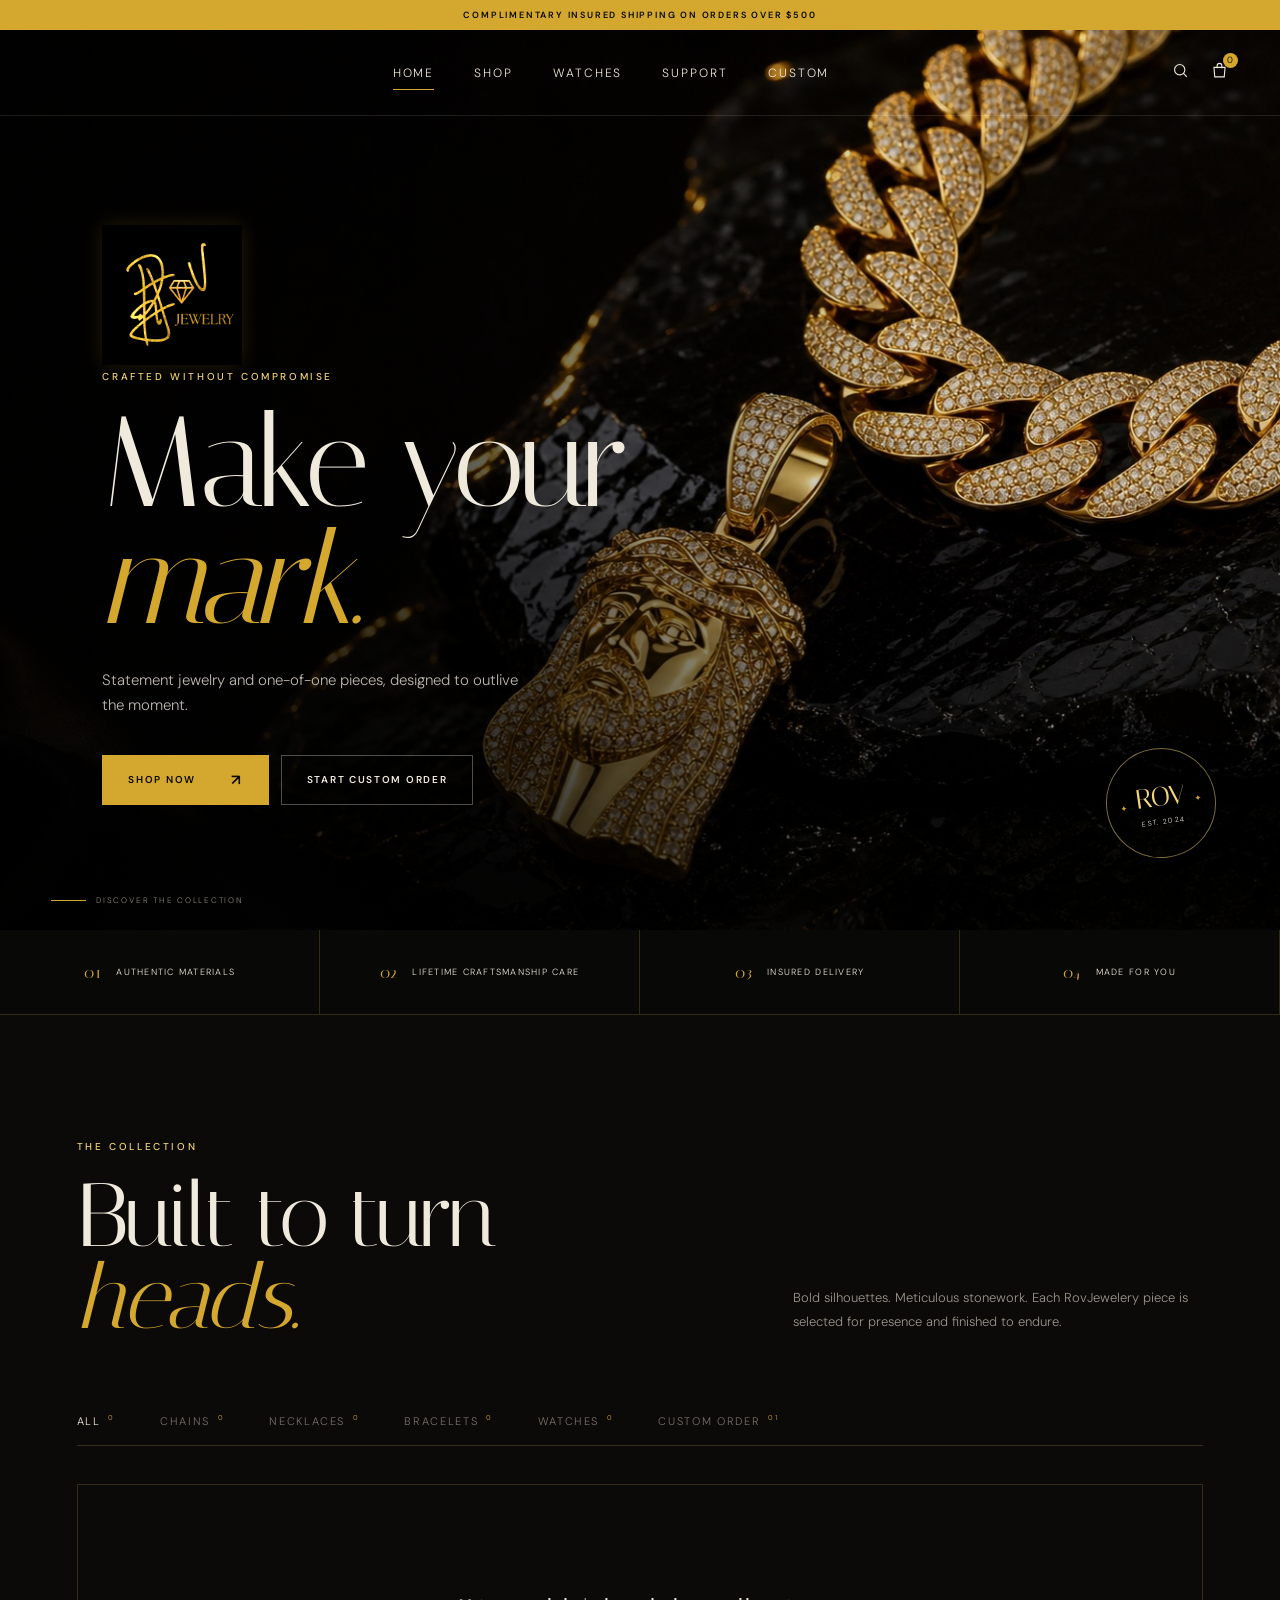
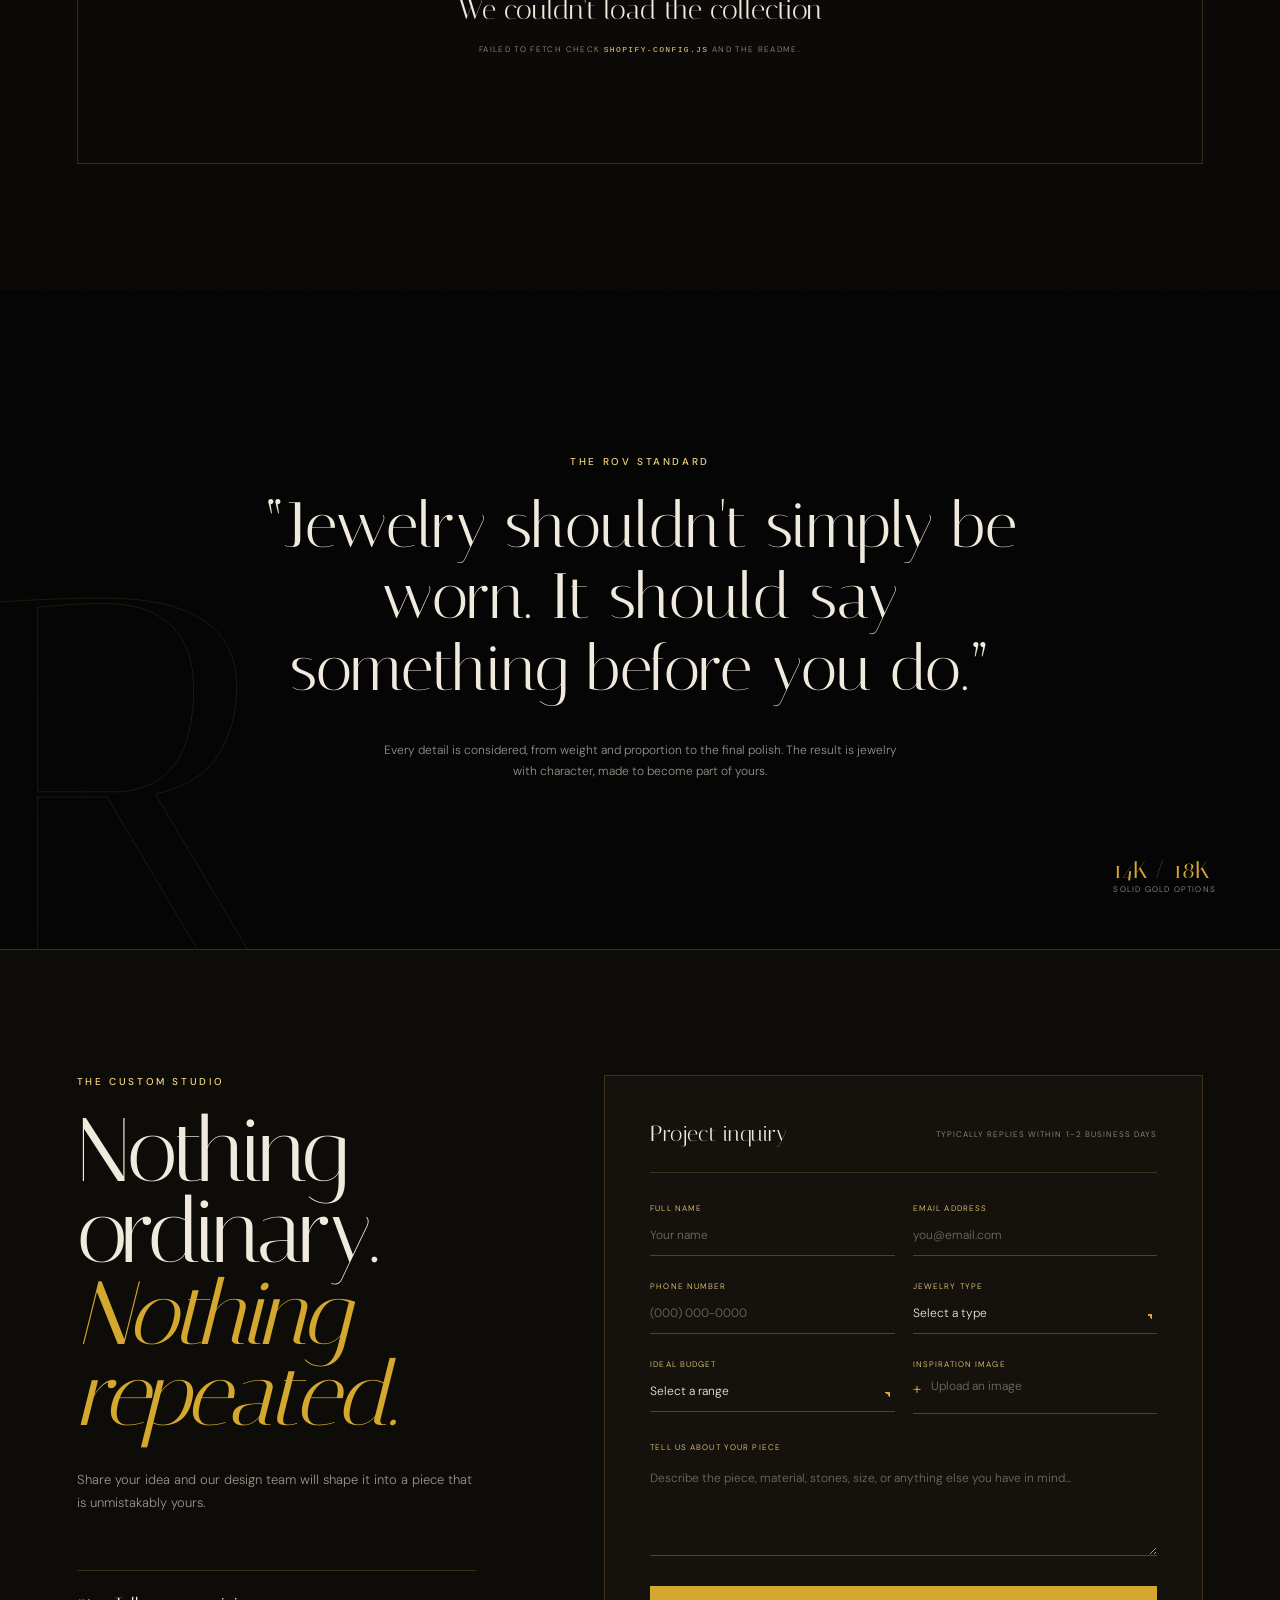
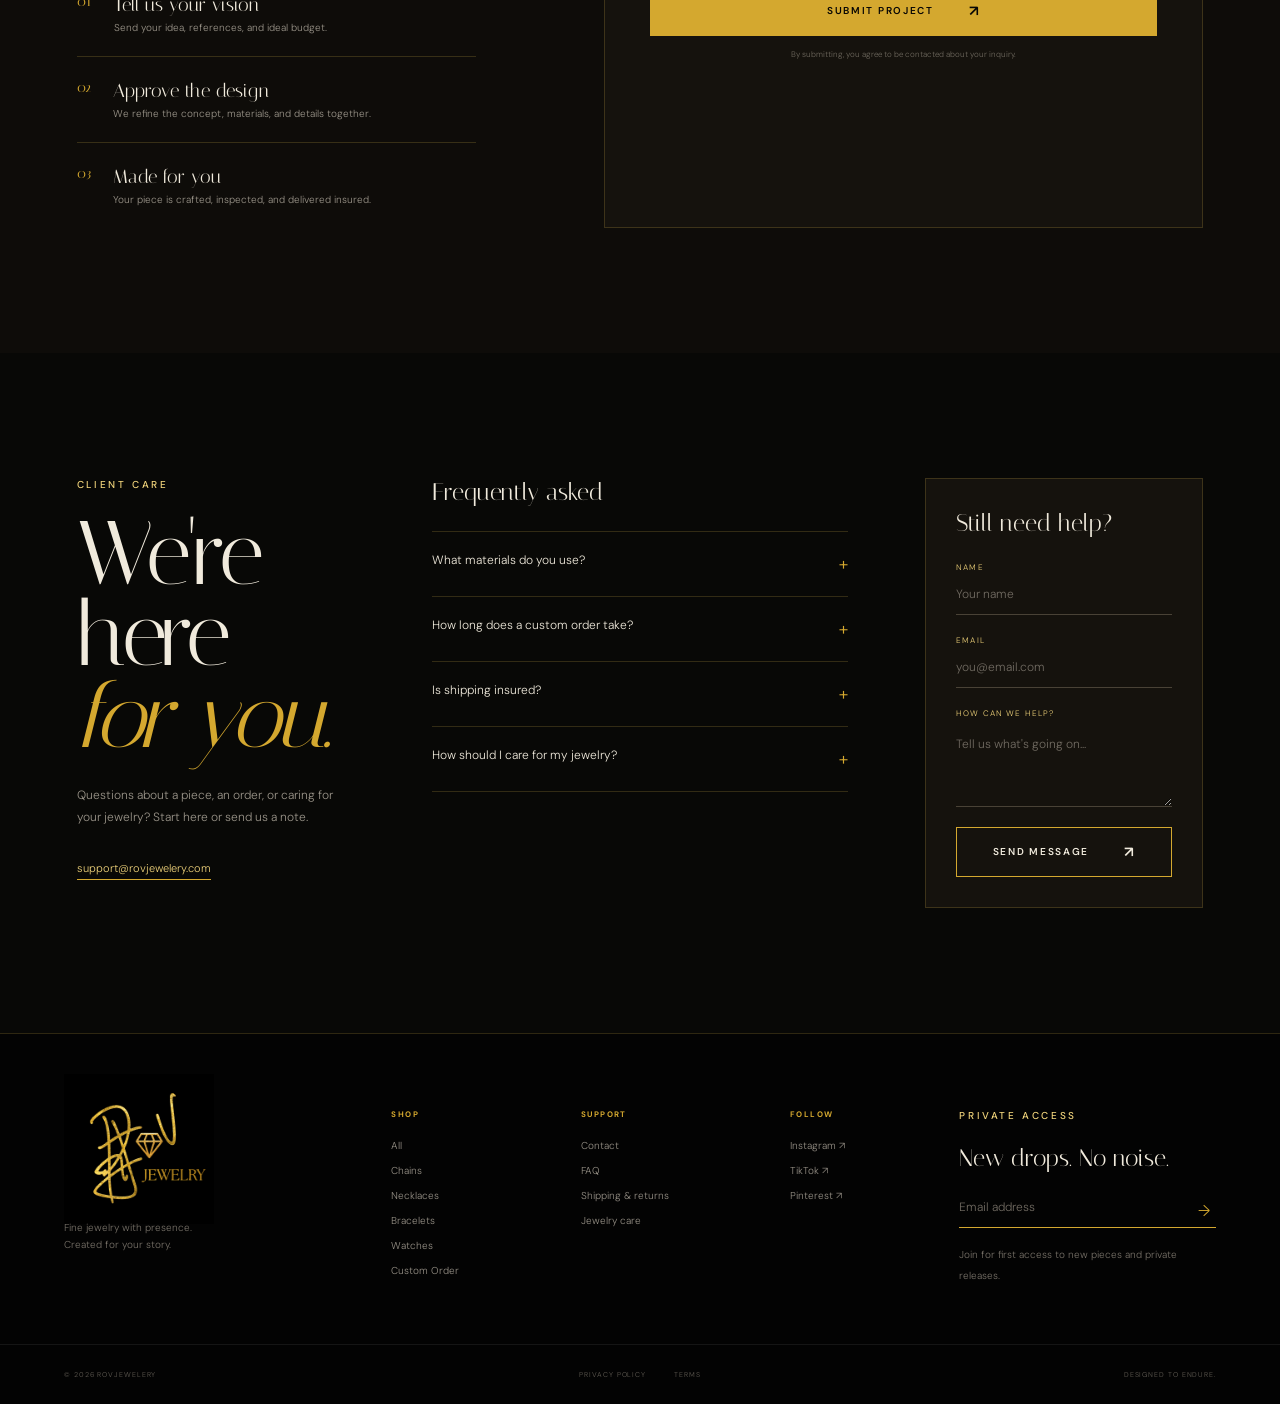
<file: rovjewelery-production 5/index.html>
<!doctype html>
<html lang="en">
<head>
  <meta charset="UTF-8">
  <meta name="viewport" content="width=device-width, initial-scale=1.0">
  <meta name="description" content="RovJewelery creates statement gold jewelry and one-of-one custom pieces.">
  <title>RovJewelery | Made to Be Remembered</title>
  <link rel="preload" as="image" href="./rovjewelery-hero-optimized.jpg" fetchpriority="high">
  <link rel="preconnect" href="https://fonts.googleapis.com">
  <link rel="preconnect" href="https://fonts.gstatic.com" crossorigin>
  <link href="https://fonts.googleapis.com/css2?family=DM+Sans:wght@300;400;500;600&family=Italiana&display=swap" rel="stylesheet">
  <link rel="stylesheet" href="styles.css">
  <script src="shopify-config.js"></script>
  <script src="script.js" defer></script>
</head>
<body>
  <div class="announcement">
    <p>Complimentary insured shipping on orders over $500</p>
  </div>

  <header class="site-header">
    <button class="menu-toggle" type="button" aria-label="Open navigation" aria-expanded="false">
      <span></span><span></span>
    </button>
    <nav class="main-nav" aria-label="Main navigation">
      <a class="active" href="#home">Home</a>
      <a href="#shop">Shop</a>
      <a href="#shop" data-collection-link="watches">Watches</a>
      <a href="#support">Support</a>
      <a href="#custom">Custom</a>
    </nav>
    <div class="header-actions">
      <a href="#shop" aria-label="Search products">
        <svg viewBox="0 0 24 24" aria-hidden="true"><circle cx="11" cy="11" r="6.5"></circle><path d="m16 16 4 4"></path></svg>
      </a>
      <button class="bag-button" type="button" aria-label="Shopping bag">
        <svg viewBox="0 0 24 24" aria-hidden="true"><path d="M5 8h14l-1 12H6L5 8Z"></path><path d="M9 9V6a3 3 0 0 1 6 0v3"></path></svg>
        <span class="bag-count">0</span>
      </button>
    </div>
  </header>

  <main>
    <section class="hero" id="home">
      <img class="hero-image" src="./rovjewelery-hero-optimized.jpg" alt="Gold diamond Cuban chain displayed on black stone" width="1680" height="937" fetchpriority="high">
      <div class="hero-shade"></div>
      <div class="hero-content reveal">
        <img class="hero-logo" src="./rovjewelery-logo-optimized.png" alt="RovJewelery" width="720" height="720" decoding="async">
        <p class="eyebrow">Crafted without compromise</p>
        <h1>Make your<br><em>mark.</em></h1>
        <p class="hero-copy">Statement jewelry and one-of-one pieces, designed to outlive the moment.</p>
        <div class="hero-actions">
          <a class="button button-gold" href="#shop">Shop now <span>↗</span></a>
          <a class="button button-ghost" href="#custom">Start custom order</a>
        </div>
      </div>
      <div class="hero-stamp" aria-hidden="true">
        <span>ROV</span>
        <small>EST. 2024</small>
      </div>
      <a class="scroll-cue" href="#shop"><span></span>Discover the collection</a>
    </section>

    <section class="trust-bar" aria-label="Service benefits">
      <p><span>01</span> Authentic materials</p>
      <p><span>02</span> Lifetime craftsmanship care</p>
      <p><span>03</span> Insured delivery</p>
      <p><span>04</span> Made for you</p>
    </section>

    <section class="collection section" id="shop">
      <div class="section-heading reveal">
        <div>
          <p class="eyebrow">The collection</p>
          <h2>Built to turn<br><em>heads.</em></h2>
        </div>
        <p>Bold silhouettes. Meticulous stonework. Each RovJewelery piece is selected for presence and finished to endure.</p>
      </div>

      <div class="filter-row reveal" role="tablist" aria-label="Product categories">
        <button class="filter active" type="button" data-filter="all">All <sup>0</sup></button>
        <button class="filter" type="button" data-filter="chains">Chains <sup>0</sup></button>
        <button class="filter" type="button" data-filter="necklaces">Necklaces <sup>0</sup></button>
        <button class="filter" type="button" data-filter="bracelets">Bracelets <sup>0</sup></button>
        <button class="filter" type="button" data-filter="watches">Watches <sup>0</sup></button>
        <button class="filter" type="button" data-filter="custom">Custom Order <sup>01</sup></button>
      </div>

      <div class="product-grid" id="product-grid" aria-live="polite">
        <div class="catalog-loading">
          <span></span>
          <p>Loading the collection</p>
        </div>
      </div>
    </section>

    <section class="manifesto">
      <div class="manifesto-mark">R</div>
      <div class="manifesto-copy reveal">
        <p class="eyebrow">The Rov standard</p>
        <blockquote>“Jewelry shouldn't simply be worn. It should say something before you do.”</blockquote>
        <p>Every detail is considered, from weight and proportion to the final polish. The result is jewelry with character, made to become part of yours.</p>
      </div>
      <div class="manifesto-detail">
        <span>14K / 18K</span>
        <small>Solid gold options</small>
      </div>
    </section>

    <section class="custom-section section" id="custom">
      <div class="custom-intro reveal">
        <p class="eyebrow">The custom studio</p>
        <h2>Nothing ordinary.<br><em>Nothing repeated.</em></h2>
        <p>Share your idea and our design team will shape it into a piece that is unmistakably yours.</p>
        <ol>
          <li><span>01</span><div><h3>Tell us your vision</h3><p>Send your idea, references, and ideal budget.</p></div></li>
          <li><span>02</span><div><h3>Approve the design</h3><p>We refine the concept, materials, and details together.</p></div></li>
          <li><span>03</span><div><h3>Made for you</h3><p>Your piece is crafted, inspected, and delivered insured.</p></div></li>
        </ol>
      </div>

      <form class="luxury-form reveal" id="custom-form">
        <div class="form-heading">
          <span>Project inquiry</span>
          <small>Typically replies within 1–2 business days</small>
        </div>
        <div class="field-grid">
          <label>Full name<input type="text" name="name" placeholder="Your name" required></label>
          <label>Email address<input type="email" name="email" placeholder="you@email.com" required></label>
          <label>Phone number<input type="tel" name="phone" placeholder="(000) 000-0000" required></label>
          <label>Jewelry type
            <select name="type" required>
              <option value="">Select a type</option>
              <option>Chain</option><option>Necklace</option><option>Bracelet</option><option>Other</option>
            </select>
          </label>
          <label>Ideal budget
            <select name="budget" required>
              <option value="">Select a range</option>
              <option>$500 – $1,500</option><option>$1,500 – $5,000</option><option>$5,000 – $10,000</option><option>$10,000+</option>
            </select>
          </label>
          <label class="upload-field">Inspiration image
            <input id="inspiration-file" type="file" name="image" accept="image/*">
            <span class="upload-ui"><b>+</b><span class="file-name">Upload an image</span></span>
          </label>
        </div>
        <label>Tell us about your piece<textarea name="description" placeholder="Describe the piece, material, stones, size, or anything else you have in mind..." required></textarea></label>
        <button class="button button-gold submit-button" type="submit">Submit project <span>↗</span></button>
        <p class="form-note">By submitting, you agree to be contacted about your inquiry.</p>
        <div class="form-success" role="status">Your vision is in good hands. We'll be in touch shortly.</div>
      </form>
    </section>

    <section class="support-section section" id="support">
      <div class="support-heading reveal">
        <p class="eyebrow">Client care</p>
        <h2>We're here<br><em>for you.</em></h2>
        <p>Questions about a piece, an order, or caring for your jewelry? Start here or send us a note.</p>
        <a href="mailto:support@rovjewelery.com">support@rovjewelery.com</a>
      </div>
      <div class="faq reveal">
        <h3>Frequently asked</h3>
        <details>
          <summary>What materials do you use?<span>+</span></summary>
          <p>Our pieces are offered in premium gold finishes and select solid 14K or 18K gold, with stone specifications clearly noted for each design.</p>
        </details>
        <details>
          <summary>How long does a custom order take?<span>+</span></summary>
          <p>Most custom pieces take 4–8 weeks after design approval. Complex stonework or sourcing may require additional time.</p>
        </details>
        <details>
          <summary>Is shipping insured?<span>+</span></summary>
          <p>Yes. Every RovJewelery order ships fully insured with signature confirmation and tracking.</p>
        </details>
        <details>
          <summary>How should I care for my jewelry?<span>+</span></summary>
          <p>Store pieces separately, avoid harsh chemicals, and clean gently with a soft cloth. Contact us for professional servicing.</p>
        </details>
      </div>
      <form class="support-form reveal" id="support-form">
        <h3>Still need help?</h3>
        <label>Name<input type="text" placeholder="Your name" required></label>
        <label>Email<input type="email" placeholder="you@email.com" required></label>
        <label>How can we help?<textarea placeholder="Tell us what's going on..." required></textarea></label>
        <button class="button button-outline" type="submit">Send message <span>↗</span></button>
        <div class="form-success" role="status">Message received. Our client care team will follow up soon.</div>
      </form>
    </section>
  </main>

  <footer>
    <div class="footer-main">
      <div class="footer-brand">
        <img src="./rovjewelery-logo-optimized.png" alt="">
        <p>Fine jewelry with presence.<br>Created for your story.</p>
      </div>
      <div class="footer-column"><h3>Shop</h3><a href="#shop" data-collection-link="all">All</a><a href="#shop" data-collection-link="chains">Chains</a><a href="#shop" data-collection-link="necklaces">Necklaces</a><a href="#shop" data-collection-link="bracelets">Bracelets</a><a href="#shop" data-collection-link="watches">Watches</a><a href="#custom">Custom Order</a></div>
      <div class="footer-column"><h3>Support</h3><a href="#support">Contact</a><a href="#support">FAQ</a><a href="#">Shipping & returns</a><a href="#">Jewelry care</a></div>
      <div class="footer-column"><h3>Follow</h3><a href="#">Instagram ↗</a><a href="#">TikTok ↗</a><a href="#">Pinterest ↗</a></div>
      <div class="newsletter">
        <p class="eyebrow">Private access</p>
        <h3>New drops. No noise.</h3>
        <form id="newsletter-form"><input type="email" aria-label="Email for newsletter" placeholder="Email address" required><button aria-label="Subscribe" type="submit">→</button></form>
        <small>Join for first access to new pieces and private releases.</small>
      </div>
    </div>
    <div class="footer-bottom">
      <span>© 2026 RovJewelery</span>
      <div><a href="#">Privacy policy</a><a href="#">Terms</a></div>
      <span>Designed to endure.</span>
    </div>
  </footer>

  <div class="product-modal-overlay" data-product-close></div>
  <section class="product-modal" aria-labelledby="product-modal-title" aria-hidden="true" role="dialog" aria-modal="true">
    <button class="product-modal-close" type="button" aria-label="Close product details" data-product-close>×</button>
    <div class="product-modal-image" id="product-modal-image"></div>
    <div class="product-modal-content">
      <p class="eyebrow" id="product-modal-category">The collection</p>
      <h2 id="product-modal-title">Product</h2>
      <p class="product-modal-price" id="product-modal-price"></p>
      <div class="product-modal-description" id="product-modal-description"></div>
      <label>Variant
        <select id="product-modal-variant"></select>
      </label>
      <label>Quantity
        <div class="modal-quantity">
          <button type="button" data-modal-quantity="-1" aria-label="Decrease quantity">−</button>
          <input id="product-modal-quantity" type="number" min="1" value="1" aria-label="Product quantity">
          <button type="button" data-modal-quantity="1" aria-label="Increase quantity">+</button>
        </div>
      </label>
      <button class="button button-gold" id="product-modal-add" type="button">Add to cart <span>↗</span></button>
    </div>
  </section>

  <div class="cart-overlay" data-cart-close></div>
  <aside class="cart-drawer" aria-labelledby="cart-title" aria-hidden="true">
    <div class="cart-header">
      <div>
        <p class="eyebrow">Your selection</p>
        <h2 id="cart-title">Shopping bag</h2>
      </div>
      <button class="cart-close" type="button" aria-label="Close shopping bag" data-cart-close>×</button>
    </div>
    <div class="cart-lines" id="cart-lines">
      <div class="cart-empty">
        <p>Your bag is currently empty.</p>
        <button class="button button-outline" type="button" data-cart-close>Continue shopping</button>
      </div>
    </div>
    <div class="cart-footer" id="cart-footer" hidden>
      <div class="cart-subtotal"><span>Subtotal</span><strong id="cart-subtotal">$0.00</strong></div>
      <p>Shipping and taxes calculated at checkout.</p>
      <button class="button button-gold" id="checkout-button" type="button">Checkout securely <span>↗</span></button>
    </div>
  </aside>
  <div class="toast" role="status">Added to your bag</div>
</body>
</html>
</file>
<file: rovjewelery-production 5/styles.css>
:root {
  --black: #050505;
  --black-soft: #0b0a08;
  --ink: #11100d;
  --gold: #d4a82f;
  --gold-light: #f1d47b;
  --cream: #f0eadc;
  --muted: #9b958a;
  --line: rgba(220, 184, 78, .2);
  --serif: "Italiana", Georgia, serif;
  --sans: "DM Sans", Arial, sans-serif;
}

* { box-sizing: border-box; }
html { scroll-behavior: smooth; }
body { margin: 0; background: var(--black); color: var(--cream); font-family: var(--sans); font-weight: 300; }
body.cart-open { overflow: hidden; }
a { color: inherit; text-decoration: none; }
button, input, select, textarea { font: inherit; }
button { color: inherit; }
img { max-width: 100%; display: block; }

.announcement {
  height: 30px; display: grid; place-items: center; background: var(--gold); color: #090806;
  text-transform: uppercase; letter-spacing: .2em; font-size: 9px; font-weight: 600;
}
.announcement p { margin: 0; }
.site-header {
  height: 86px; padding: 0 4vw; display: flex; align-items: center; justify-content: space-between;
  position: absolute; top: 30px; left: 0; right: 0; z-index: 20; border-bottom: 1px solid rgba(255,255,255,.11);
}
.main-nav { display: flex; align-items: center; gap: 40px; margin-left: auto; margin-right: auto; }
.main-nav a { font-size: 12px; text-transform: uppercase; letter-spacing: .16em; position: relative; }
.main-nav a::after { content: ""; position: absolute; left: 0; right: 100%; bottom: -9px; height: 1px; background: var(--gold); transition: .35s ease; }
.main-nav a:hover::after, .main-nav a.active::after { right: 0; }
.header-actions { display: flex; gap: 20px; align-items: center; }
.header-actions svg { width: 19px; fill: none; stroke: currentColor; stroke-width: 1.4; }
.header-actions button { border: 0; background: none; padding: 0; cursor: pointer; position: relative; }
.bag-count { width: 15px; height: 15px; border-radius: 50%; background: var(--gold); color: #000; position: absolute; top: -8px; right: -9px; font-size: 9px; display: grid; place-items: center; }
.menu-toggle { display: none; }

.hero { height: 100svh; min-height: 700px; position: relative; overflow: hidden; display: flex; align-items: center; }
.hero-image { position: absolute; inset: 0; width: 100%; height: 100%; max-width: none; object-fit: cover; object-position: center; }
.hero-shade { position: absolute; inset: 0; background: linear-gradient(90deg, rgba(0,0,0,.92) 0%, rgba(0,0,0,.72) 31%, rgba(0,0,0,.06) 72%), linear-gradient(0deg, rgba(0,0,0,.65), transparent 45%); }
.hero-content { position: relative; z-index: 2; width: min(670px, 88vw); margin-left: 8vw; margin-top: 70px; }
.hero-logo { width: 180px; height: 140px; object-fit: contain; object-position: left center; margin: 0 0 5px; filter: brightness(1.12) contrast(1.08) drop-shadow(0 0 10px rgba(212,168,47,.16)); }
.eyebrow { margin: 0 0 22px; color: var(--gold-light); text-transform: uppercase; letter-spacing: .26em; font-size: 10px; font-weight: 500; }
h1, h2 { font-family: var(--serif); font-weight: 400; letter-spacing: -.035em; margin: 0; line-height: .91; }
h1 { font-size: clamp(76px, 10vw, 148px); }
h1 em, h2 em, .custom-card em { font-weight: 400; color: var(--gold); }
.hero-copy { color: #bdb8ae; font-size: 15px; line-height: 1.7; max-width: 430px; margin: 30px 0 36px; }
.hero-actions { display: flex; gap: 12px; }
.button { min-height: 50px; padding: 0 25px; border: 1px solid transparent; display: inline-flex; align-items: center; justify-content: center; gap: 35px; text-transform: uppercase; letter-spacing: .17em; font-size: 10px; font-weight: 600; cursor: pointer; transition: .35s ease; }
.button span { font-size: 15px; }
.button-gold { background: var(--gold); color: #080705; }
.button-gold:hover { background: var(--gold-light); box-shadow: 0 0 35px rgba(212,168,47,.3); transform: translateY(-2px); }
.button-ghost { border-color: rgba(255,255,255,.3); }
.button-ghost:hover, .button-outline:hover { border-color: var(--gold); color: var(--gold-light); }
.hero-stamp { position: absolute; z-index: 2; right: 5vw; bottom: 8vh; width: 110px; height: 110px; border: 1px solid rgba(241,212,123,.5); border-radius: 50%; display: flex; flex-direction: column; align-items: center; justify-content: center; transform: rotate(-8deg); }
.hero-stamp::before, .hero-stamp::after { content: "✦"; position: absolute; color: var(--gold); font-size: 8px; left: 13px; }
.hero-stamp::after { right: 13px; left: auto; }
.hero-stamp span { color: var(--gold-light); font-family: var(--serif); font-size: 27px; }
.hero-stamp small { font-size: 7px; letter-spacing: .2em; margin-top: 4px; }
.scroll-cue { position: absolute; z-index: 2; left: 4vw; bottom: 25px; font-size: 8px; text-transform: uppercase; letter-spacing: .22em; color: #8f8a80; display: flex; gap: 10px; align-items: center; }
.scroll-cue span { height: 1px; width: 35px; background: var(--gold); }

.trust-bar { display: grid; grid-template-columns: repeat(4,1fr); border-bottom: 1px solid var(--line); background: #080806; }
.trust-bar p { margin: 0; min-height: 84px; display: flex; align-items: center; justify-content: center; gap: 14px; text-transform: uppercase; letter-spacing: .14em; font-size: 9px; border-right: 1px solid var(--line); }
.trust-bar span { color: var(--gold); font-family: var(--serif); font-size: 16px; }
.section { padding: 125px 6vw; }
.collection { background: #0b0a08; }
.section-heading { display: flex; justify-content: space-between; align-items: end; margin-bottom: 75px; }
.section-heading h2, .custom-intro h2, .support-heading h2 { font-size: clamp(54px, 7vw, 96px); }
.section-heading > p { max-width: 410px; color: var(--muted); font-size: 13px; line-height: 1.8; margin: 0 0 5px; }
.filter-row { display: flex; border-bottom: 1px solid var(--line); gap: 45px; margin-bottom: 38px; overflow-x: auto; }
.filter { flex: none; border: 0; background: none; padding: 0 0 17px; font-size: 11px; text-transform: uppercase; letter-spacing: .15em; cursor: pointer; color: #777168; position: relative; }
.filter::after { content: ""; position: absolute; height: 1px; background: var(--gold); bottom: -1px; left: 0; right: 100%; transition: .3s; }
.filter.active { color: var(--cream); }
.filter.active::after { right: 0; }
.filter sup { color: var(--gold); font-size: 7px; margin-left: 3px; }
.product-grid { display: grid; grid-template-columns: repeat(3,1fr); gap: 48px 18px; }
.product-card { min-width: 0; transition: opacity .25s, transform .25s; cursor: pointer; }
.product-card.hidden { display: none; }
.product-image { height: 510px; position: relative; overflow: hidden; background-color: #15130f; background-image: url("./rovjewelery-hero-optimized.jpg"); background-repeat: no-repeat; transition: .6s ease; }
.product-image img { width: 100%; height: 100%; object-fit: cover; transition: transform .6s ease, filter .6s ease; }
.product-card:hover .product-image img { transform: scale(1.045); filter: brightness(1.08); }
.product-image.no-image { background: radial-gradient(circle at 50% 45%, #272117 0, #0e0d0a 52%, #070706); }
.product-image.no-image::after { content: "ROV"; position: absolute; inset: 0; display: grid; place-items: center; color: rgba(212,168,47,.28); font-family: var(--serif); font-size: 70px; letter-spacing: .15em; }
.crop-chain { background-size: auto 115%; background-position: 78% 46%; }
.crop-pendant { background-size: auto 115%; background-position: 53% 100%; }
.product-card:hover .product-image { filter: brightness(1.1); box-shadow: inset 0 0 50px rgba(212,168,47,.08); }
.product-card:hover .crop-chain, .product-card:hover .crop-pendant { background-size: auto 120%; }
.product-tag { position: absolute; left: 16px; top: 16px; background: var(--gold); color: #080705; padding: 7px 10px; text-transform: uppercase; letter-spacing: .13em; font-size: 7px; font-weight: 600; }
.quick-add { position: absolute; right: 16px; bottom: 16px; width: 42px; height: 42px; border: 1px solid rgba(255,255,255,.5); background: rgba(0,0,0,.6); border-radius: 50%; font-size: 21px; cursor: pointer; transition: .25s; }
.quick-add:hover { background: var(--gold); color: #000; border-color: var(--gold); transform: rotate(90deg); box-shadow: 0 0 22px rgba(212,168,47,.4); }
.product-info { display: flex; justify-content: space-between; align-items: end; padding-top: 17px; }
.product-info p { color: var(--gold); text-transform: uppercase; letter-spacing: .18em; font-size: 7px; margin: 0 0 7px; }
.product-info h3 { margin: 0; font-family: var(--serif); font-size: 21px; font-weight: 400; }
.product-info > span { color: #aaa398; font-size: 11px; }
.product-actions { display: grid; grid-template-columns: minmax(0,1fr) auto; gap: 10px; margin-top: 14px; }
.variant-select { min-width: 0; height: 42px; padding: 0 28px 0 12px; border: 1px solid #3c372f; color: #bdb6aa; background-color: #0c0b09; font-size: 9px; text-transform: uppercase; letter-spacing: .08em; }
.add-to-cart { min-width: 125px; height: 42px; padding: 0 15px; border: 1px solid var(--gold); background: transparent; color: var(--gold-light); cursor: pointer; text-transform: uppercase; letter-spacing: .12em; font-size: 8px; transition: .3s ease; }
.add-to-cart:hover:not(:disabled) { background: var(--gold); color: #080705; box-shadow: 0 0 25px rgba(212,168,47,.25); }
.add-to-cart:disabled { cursor: not-allowed; opacity: .45; }
.catalog-loading, .catalog-message { grid-column: 1 / -1; min-height: 280px; border: 1px solid var(--line); display: flex; flex-direction: column; align-items: center; justify-content: center; text-align: center; color: var(--muted); }
.catalog-loading span { width: 34px; height: 34px; border: 1px solid rgba(212,168,47,.25); border-top-color: var(--gold); border-radius: 50%; animation: spin .8s linear infinite; }
.catalog-loading p, .catalog-message p { margin: 18px 20px 0; text-transform: uppercase; letter-spacing: .17em; font-size: 8px; }
.catalog-message h3 { margin: 0; color: var(--cream); font-family: var(--serif); font-size: 28px; font-weight: 400; }
.catalog-message code { color: var(--gold-light); }
.custom-card { cursor: default; }
.art-bracelet, .art-chain, .art-necklace { background-image: radial-gradient(circle at 50% 45%, #272117 0, #0e0d0a 52%, #070706); display: grid; place-items: center; }
.jewel-shape { filter: drop-shadow(0 8px 18px rgba(212,168,47,.28)); transition: .5s ease; }
.product-card:hover .jewel-shape { transform: scale(1.05) rotate(-2deg); filter: drop-shadow(0 8px 30px rgba(212,168,47,.48)); }
.bracelet-shape { width: 210px; height: 210px; border: 28px ridge var(--gold); border-radius: 50%; transform: rotate(-15deg) skew(4deg); box-shadow: inset 0 0 0 7px #5c4212, 0 0 0 3px #f4db7b; }
.chain-shape { width: 88px; height: 330px; border: 20px dashed var(--gold); border-radius: 50%; transform: rotate(36deg); box-shadow: inset 0 0 22px #000, 0 0 0 2px #f3d875; }
.pendant-shape { width: 175px; height: 210px; clip-path: polygon(50% 0, 90% 20%, 82% 80%, 50% 100%, 18% 80%, 10% 20%); background: linear-gradient(135deg, #f5db7a, #7d5709 45%, #d9ab2e 70%, #fff1aa); display: grid; place-items: center; color: #171005; font-family: var(--serif); font-size: 100px; border: 2px solid var(--gold-light); }
.custom-card { min-height: 510px; border: 1px solid var(--line); background: radial-gradient(circle at 85% 10%, rgba(212,168,47,.13), transparent 38%), #0f0d09; display: flex; align-items: end; padding: 48px; }
.custom-card h3 { font-family: var(--serif); font-weight: 400; font-size: 46px; line-height: 1; margin: 0 0 20px; }
.custom-card p:not(.eyebrow) { color: var(--muted); line-height: 1.7; font-size: 12px; max-width: 300px; }
.custom-card a { display: inline-flex; border-bottom: 1px solid var(--gold); padding-bottom: 8px; margin-top: 18px; text-transform: uppercase; letter-spacing: .16em; font-size: 9px; gap: 30px; }

.manifesto { min-height: 660px; padding: 10vw 9vw; position: relative; overflow: hidden; display: flex; align-items: center; background: #050505; }
.manifesto::before { content: ""; position: absolute; inset: 0; opacity: .1; background: repeating-linear-gradient(110deg, transparent 0 40px, rgba(212,168,47,.08) 41px 42px); }
.manifesto-mark { font-family: var(--serif); font-size: 540px; line-height: .8; color: transparent; -webkit-text-stroke: 1px rgba(212,168,47,.12); position: absolute; left: -45px; bottom: -60px; }
.manifesto-copy { max-width: 780px; position: relative; margin: auto; }
.manifesto blockquote { font-family: var(--serif); font-size: clamp(40px, 5vw, 70px); line-height: 1.12; margin: 0 0 35px; text-align: center; }
.manifesto-copy > p:last-child { color: var(--muted); font-size: 12px; line-height: 1.8; text-align: center; max-width: 520px; margin: auto; }
.manifesto-copy .eyebrow { text-align: center; }
.manifesto-detail { position: absolute; right: 5vw; bottom: 55px; display: flex; flex-direction: column; }
.manifesto-detail span { color: var(--gold); font-family: var(--serif); font-size: 24px; }
.manifesto-detail small { color: var(--muted); font-size: 8px; text-transform: uppercase; letter-spacing: .15em; }

.custom-section { display: grid; grid-template-columns: .8fr 1.2fr; gap: 10vw; background: #0e0c09; border-top: 1px solid var(--line); }
.custom-intro > p:not(.eyebrow) { color: var(--muted); font-size: 13px; line-height: 1.8; max-width: 480px; margin: 32px 0 55px; }
.custom-intro ol { list-style: none; padding: 0; margin: 0; }
.custom-intro li { display: flex; gap: 22px; padding: 22px 0; border-top: 1px solid var(--line); }
.custom-intro li > span { color: var(--gold); font-family: var(--serif); font-size: 14px; }
.custom-intro h3 { margin: 0 0 5px; font-family: var(--serif); font-size: 19px; font-weight: 400; }
.custom-intro li p { color: var(--muted); font-size: 10px; margin: 0; }
.luxury-form, .support-form { padding: 45px; background: #15120d; border: 1px solid var(--line); }
.form-heading { display: flex; justify-content: space-between; padding-bottom: 25px; margin-bottom: 30px; border-bottom: 1px solid var(--line); }
.form-heading span { font-family: var(--serif); font-size: 22px; }
.form-heading small { color: var(--muted); font-size: 8px; text-transform: uppercase; letter-spacing: .13em; align-self: center; }
.field-grid { display: grid; grid-template-columns: 1fr 1fr; gap: 25px 18px; }
label { color: var(--gold-light); display: flex; flex-direction: column; gap: 9px; text-transform: uppercase; letter-spacing: .14em; font-size: 8px; }
input, select, textarea { width: 100%; color: var(--cream); background: transparent; border: 0; border-bottom: 1px solid #494236; border-radius: 0; padding: 5px 0 12px; outline: 0; transition: .25s; font-size: 12px; }
input:focus, select:focus, textarea:focus { border-color: var(--gold); }
input::placeholder, textarea::placeholder { color: #716b62; }
select { appearance: none; background: linear-gradient(45deg,transparent 50%,var(--gold) 50%) calc(100% - 5px) 50%/5px 5px no-repeat; }
select option { background: #15120d; }
textarea { resize: vertical; min-height: 95px; padding-top: 9px; }
.luxury-form > label { margin-top: 28px; }
.upload-field input { position: absolute; opacity: 0; pointer-events: none; }
.upload-ui { height: 36px; border-bottom: 1px solid #494236; display: flex; align-items: start; gap: 10px; color: #716b62; text-transform: none; letter-spacing: 0; font-size: 12px; cursor: pointer; }
.upload-ui b { color: var(--gold); font-size: 16px; font-weight: 300; }
.submit-button { width: 100%; margin-top: 30px; border: 0; }
.form-note { text-align: center; color: #6f695f; font-size: 8px; margin: 13px 0 0; }
.form-success { display: none; border: 1px solid var(--gold); color: var(--gold-light); padding: 14px; margin-top: 18px; font-size: 11px; text-align: center; }
.form-success.visible { display: block; animation: fadeUp .5s both; }

.support-section { display: grid; grid-template-columns: .8fr 1.2fr .8fr; gap: 6vw; background: #080806; align-items: start; }
.support-heading > p:not(.eyebrow) { color: var(--muted); font-size: 12px; line-height: 1.8; margin: 28px 0; }
.support-heading > a { color: var(--gold-light); font-size: 11px; border-bottom: 1px solid var(--gold); padding-bottom: 4px; }
.faq > h3, .support-form h3 { font-family: var(--serif); font-weight: 400; font-size: 24px; margin: 0 0 25px; }
.faq details { border-top: 1px solid var(--line); padding: 20px 0; }
.faq details:last-child { border-bottom: 1px solid var(--line); }
.faq summary { list-style: none; cursor: pointer; font-size: 12px; display: flex; justify-content: space-between; }
.faq summary::-webkit-details-marker { display: none; }
.faq summary span { color: var(--gold); font-size: 18px; transition: .25s; }
.faq details[open] summary span { transform: rotate(45deg); }
.faq details p { color: var(--muted); font-size: 11px; line-height: 1.7; padding-right: 30px; }
.support-form { padding: 30px; }
.support-form label { margin-bottom: 20px; }
.support-form textarea { min-height: 80px; }
.button-outline { width: 100%; background: transparent; border-color: var(--gold); }

footer { background: #030303; border-top: 1px solid var(--line); }
.footer-main { padding: 75px 5vw 60px; display: grid; grid-template-columns: 1.4fr .7fr .8fr .6fr 1.3fr; gap: 4vw; }
.footer-brand img { width: 150px; margin: -35px 0 -15px; }
.footer-brand p, .newsletter small { color: #777168; font-size: 10px; line-height: 1.7; }
.footer-column { display: flex; flex-direction: column; gap: 12px; }
.footer-column h3 { color: var(--gold); text-transform: uppercase; letter-spacing: .18em; font-size: 8px; margin: 0 0 8px; }
.footer-column a { color: #969086; font-size: 10px; transition: .2s; }
.footer-column a:hover { color: var(--gold-light); }
.newsletter h3 { font-family: var(--serif); font-size: 24px; font-weight: 400; margin: 0 0 22px; }
.newsletter form { display: flex; border-bottom: 1px solid var(--gold); margin-bottom: 14px; }
.newsletter form input { border: 0; }
.newsletter form button { border: 0; background: transparent; color: var(--gold); cursor: pointer; }
.footer-bottom { border-top: 1px solid rgba(255,255,255,.07); min-height: 60px; padding: 0 5vw; display: flex; align-items: center; justify-content: space-between; color: #625d55; text-transform: uppercase; letter-spacing: .13em; font-size: 7px; }
.footer-bottom div { display: flex; gap: 28px; }
.product-modal-overlay { position: fixed; inset: 0; z-index: 42; background: rgba(0,0,0,.82); opacity: 0; visibility: hidden; transition: .35s ease; }
.product-modal { position: fixed; z-index: 43; inset: 5vh 5vw; background: #0d0b08; border: 1px solid var(--line); display: grid; grid-template-columns: 1.05fr .95fr; opacity: 0; visibility: hidden; transform: translateY(18px); transition: .35s ease; overflow: hidden; }
.product-open .product-modal-overlay { opacity: 1; visibility: visible; }
.product-open .product-modal { opacity: 1; visibility: visible; transform: none; }
.product-open { overflow: hidden; }
.product-modal-close { position: absolute; top: 20px; right: 24px; z-index: 2; border: 0; background: rgba(5,5,5,.72); color: var(--gold); width: 42px; height: 42px; cursor: pointer; font-size: 30px; line-height: 1; }
.product-modal-image { min-height: 100%; background: radial-gradient(circle at 50% 45%, #272117, #0e0d0a 60%, #070706); }
.product-modal-image img { width: 100%; height: 100%; object-fit: cover; }
.product-modal-content { padding: clamp(35px,5vw,80px); overflow-y: auto; }
.product-modal-content h2 { font-size: clamp(40px,4.5vw,68px); line-height: 1; }
.product-modal-price { margin: 22px 0; color: var(--gold-light); font-family: var(--serif); font-size: 25px; }
.product-modal-description { color: var(--muted); font-size: 12px; line-height: 1.8; max-height: 210px; overflow-y: auto; padding-right: 15px; margin-bottom: 30px; }
.product-modal-description p:first-child { margin-top: 0; }
.product-modal-description ul { padding-left: 20px; }
.product-modal-content > label { margin-top: 20px; }
.product-modal-content select { height: 44px; padding-right: 25px; }
.modal-quantity { width: 130px; height: 42px; display: grid; grid-template-columns: 38px 1fr 38px; border: 1px solid #494236; }
.modal-quantity button { border: 0; background: transparent; cursor: pointer; color: var(--gold-light); }
.modal-quantity input { border: 0; padding: 0; text-align: center; appearance: textfield; }
.modal-quantity input::-webkit-inner-spin-button { appearance: none; }
.product-modal-content > .button { width: 100%; border: 0; margin-top: 30px; }
.cart-overlay { position: fixed; inset: 0; z-index: 40; background: rgba(0,0,0,.72); opacity: 0; visibility: hidden; transition: .35s ease; }
.cart-drawer { position: fixed; z-index: 41; top: 0; right: 0; width: min(470px, 100%); height: 100%; background: #0d0b08; border-left: 1px solid var(--line); transform: translateX(100%); transition: transform .4s cubic-bezier(.2,.7,.2,1); display: flex; flex-direction: column; }
.cart-open .cart-overlay { opacity: 1; visibility: visible; }
.cart-open .cart-drawer { transform: none; }
.cart-header { min-height: 135px; padding: 32px 30px; border-bottom: 1px solid var(--line); display: flex; align-items: center; justify-content: space-between; }
.cart-header .eyebrow { margin-bottom: 8px; }
.cart-header h2 { font-size: 42px; }
.cart-close { border: 0; background: none; color: var(--gold); font-size: 34px; font-weight: 200; cursor: pointer; }
.cart-lines { flex: 1; overflow-y: auto; padding: 10px 30px; }
.cart-empty { height: 100%; display: flex; flex-direction: column; align-items: center; justify-content: center; color: var(--muted); text-align: center; }
.cart-empty .button { margin-top: 20px; }
.cart-line { display: grid; grid-template-columns: 95px 1fr; gap: 18px; padding: 22px 0; border-bottom: 1px solid var(--line); }
.cart-line-image { width: 95px; height: 110px; object-fit: cover; background: #181510; }
.cart-line-info { min-width: 0; display: flex; flex-direction: column; }
.cart-line-info h3 { margin: 2px 0 6px; font-family: var(--serif); font-size: 18px; font-weight: 400; }
.cart-line-info > p { margin: 0; color: var(--muted); font-size: 9px; text-transform: uppercase; letter-spacing: .1em; }
.cart-line-price { color: var(--gold-light); font-size: 11px; margin-left: auto; }
.cart-line-controls { display: flex; align-items: center; margin-top: auto; }
.quantity-control { height: 30px; border: 1px solid #3c372f; display: flex; align-items: center; }
.quantity-control button { width: 28px; height: 100%; border: 0; background: transparent; cursor: pointer; }
.quantity-control span { min-width: 20px; text-align: center; font-size: 9px; }
.remove-line { border: 0; background: none; color: #777168; margin-left: 14px; padding: 0; text-decoration: underline; cursor: pointer; font-size: 8px; text-transform: uppercase; letter-spacing: .1em; }
.cart-footer { padding: 25px 30px 30px; border-top: 1px solid var(--line); background: #080705; }
.cart-subtotal { display: flex; justify-content: space-between; align-items: center; text-transform: uppercase; letter-spacing: .12em; font-size: 10px; }
.cart-subtotal strong { color: var(--gold-light); font-family: var(--serif); font-size: 22px; font-weight: 400; }
.cart-footer > p { color: var(--muted); font-size: 8px; margin: 8px 0 18px; }
.cart-footer .button { width: 100%; border: 0; }
.toast { position: fixed; right: 25px; bottom: 25px; z-index: 30; background: var(--gold); color: #050505; padding: 14px 22px; text-transform: uppercase; letter-spacing: .13em; font-size: 9px; transform: translateY(90px); opacity: 0; transition: .35s ease; }
.toast.show { transform: translateY(0); opacity: 1; }

.reveal { opacity: 0; transform: translateY(22px); transition: opacity .8s ease, transform .8s ease; }
.reveal.visible { opacity: 1; transform: none; }
@keyframes fadeUp { from { opacity: 0; transform: translateY(8px); } }
@keyframes spin { to { transform: rotate(360deg); } }

@media (max-width: 1050px) {
  .product-image { height: 410px; }
  .custom-section { grid-template-columns: 1fr 1.2fr; gap: 5vw; }
  .support-section { grid-template-columns: 1fr 1.5fr; }
  .support-form { grid-column: 2; }
  .footer-main { grid-template-columns: 1.3fr repeat(3,.7fr); }
  .newsletter { grid-column: 1 / -1; max-width: 480px; }
}

@media (max-width: 760px) {
  .announcement { font-size: 7px; }
  .site-header { height: 72px; top: 30px; padding: 0 20px; }
  .menu-toggle { display: flex; flex-direction: column; gap: 6px; order: 3; width: 28px; border: 0; background: none; padding: 5px; }
  .menu-toggle span { height: 1px; background: var(--cream); width: 100%; transition: .3s; }
  .menu-toggle.open span:first-child { transform: translateY(3.5px) rotate(45deg); }
  .menu-toggle.open span:last-child { transform: translateY(-3.5px) rotate(-45deg); }
  .main-nav { position: absolute; left: 0; right: 0; top: 72px; margin: 0; padding: 35px 25px; background: rgba(5,5,5,.97); border-bottom: 1px solid var(--line); flex-direction: column; align-items: start; gap: 28px; transform: translateY(-130%); opacity: 0; transition: .35s; z-index: -1; }
  .main-nav.open { transform: none; opacity: 1; }
  .header-actions { margin-left: auto; margin-right: 18px; }
  .header-actions > a { display: none; }
  .hero { min-height: 660px; height: 92svh; }
  .hero-image { object-position: 63% center; }
  .hero-shade { background: linear-gradient(90deg, rgba(0,0,0,.9), rgba(0,0,0,.28)), linear-gradient(0deg, rgba(0,0,0,.72), transparent 55%); }
  .hero-content { margin: 70px 24px 0; width: calc(100% - 48px); }
  .hero-logo { width: 150px; height: 110px; margin-bottom: 2px; }
  h1 { font-size: clamp(70px, 24vw, 100px); }
  .hero-actions { flex-direction: column; align-items: stretch; max-width: 280px; }
  .hero-stamp { width: 80px; height: 80px; right: 20px; bottom: 60px; }
  .hero-stamp span { font-size: 20px; }
  .scroll-cue { display: none; }
  .trust-bar { grid-template-columns: 1fr 1fr; }
  .trust-bar p { min-height: 68px; font-size: 7px; border-bottom: 1px solid var(--line); }
  .section { padding: 85px 20px; }
  .section-heading { display: block; margin-bottom: 50px; }
  .section-heading > p { margin-top: 28px; }
  .section-heading h2, .custom-intro h2, .support-heading h2 { font-size: 55px; }
  .filter-row { gap: 28px; }
  .product-grid { grid-template-columns: 1fr 1fr; gap: 40px 10px; }
  .product-image { height: 280px; }
  .product-info { display: block; }
  .product-info > span { display: block; margin-top: 7px; }
  .product-info h3 { font-size: 17px; }
  .product-actions { grid-template-columns: 1fr; }
  .add-to-cart { width: 100%; }
  .bracelet-shape { width: 130px; height: 130px; border-width: 18px; }
  .chain-shape { width: 55px; height: 185px; border-width: 12px; }
  .pendant-shape { width: 105px; height: 135px; font-size: 60px; }
  .custom-card { min-height: 280px; padding: 24px; }
  .custom-card h3 { font-size: 32px; }
  .custom-card p:not(.eyebrow) { display: none; }
  .manifesto { min-height: 600px; padding: 90px 25px; }
  .manifesto-mark { font-size: 420px; }
  .manifesto-detail { display: none; }
  .custom-section, .support-section { grid-template-columns: 1fr; gap: 70px; }
  .luxury-form { padding: 26px 20px; }
  .form-heading { display: block; }
  .form-heading small { display: block; margin-top: 8px; }
  .field-grid { grid-template-columns: 1fr; }
  .support-form { grid-column: auto; }
  .footer-main { grid-template-columns: 1fr 1fr; padding: 55px 22px; gap: 45px 25px; }
  .footer-brand, .newsletter { grid-column: 1 / -1; }
  .footer-bottom { padding: 20px 22px; gap: 15px; flex-wrap: wrap; }
  .product-modal { inset: 0; grid-template-columns: 1fr; grid-template-rows: 42vh 1fr; overflow-y: auto; }
  .product-modal-image { min-height: 42vh; }
  .product-modal-content { padding: 32px 22px 45px; overflow: visible; }
  .product-modal-description { max-height: none; }
  .cart-header, .cart-lines, .cart-footer { padding-left: 20px; padding-right: 20px; }
}

@media (max-width: 420px) {
  .product-grid { grid-template-columns: 1fr; }
  .product-image, .custom-card { height: 420px; }
}

@media (prefers-reduced-motion: reduce) {
  html { scroll-behavior: auto; }
  *, *::before, *::after { animation-duration: .01ms !important; transition-duration: .01ms !important; }
  .reveal { opacity: 1; transform: none; }
}
</file>
